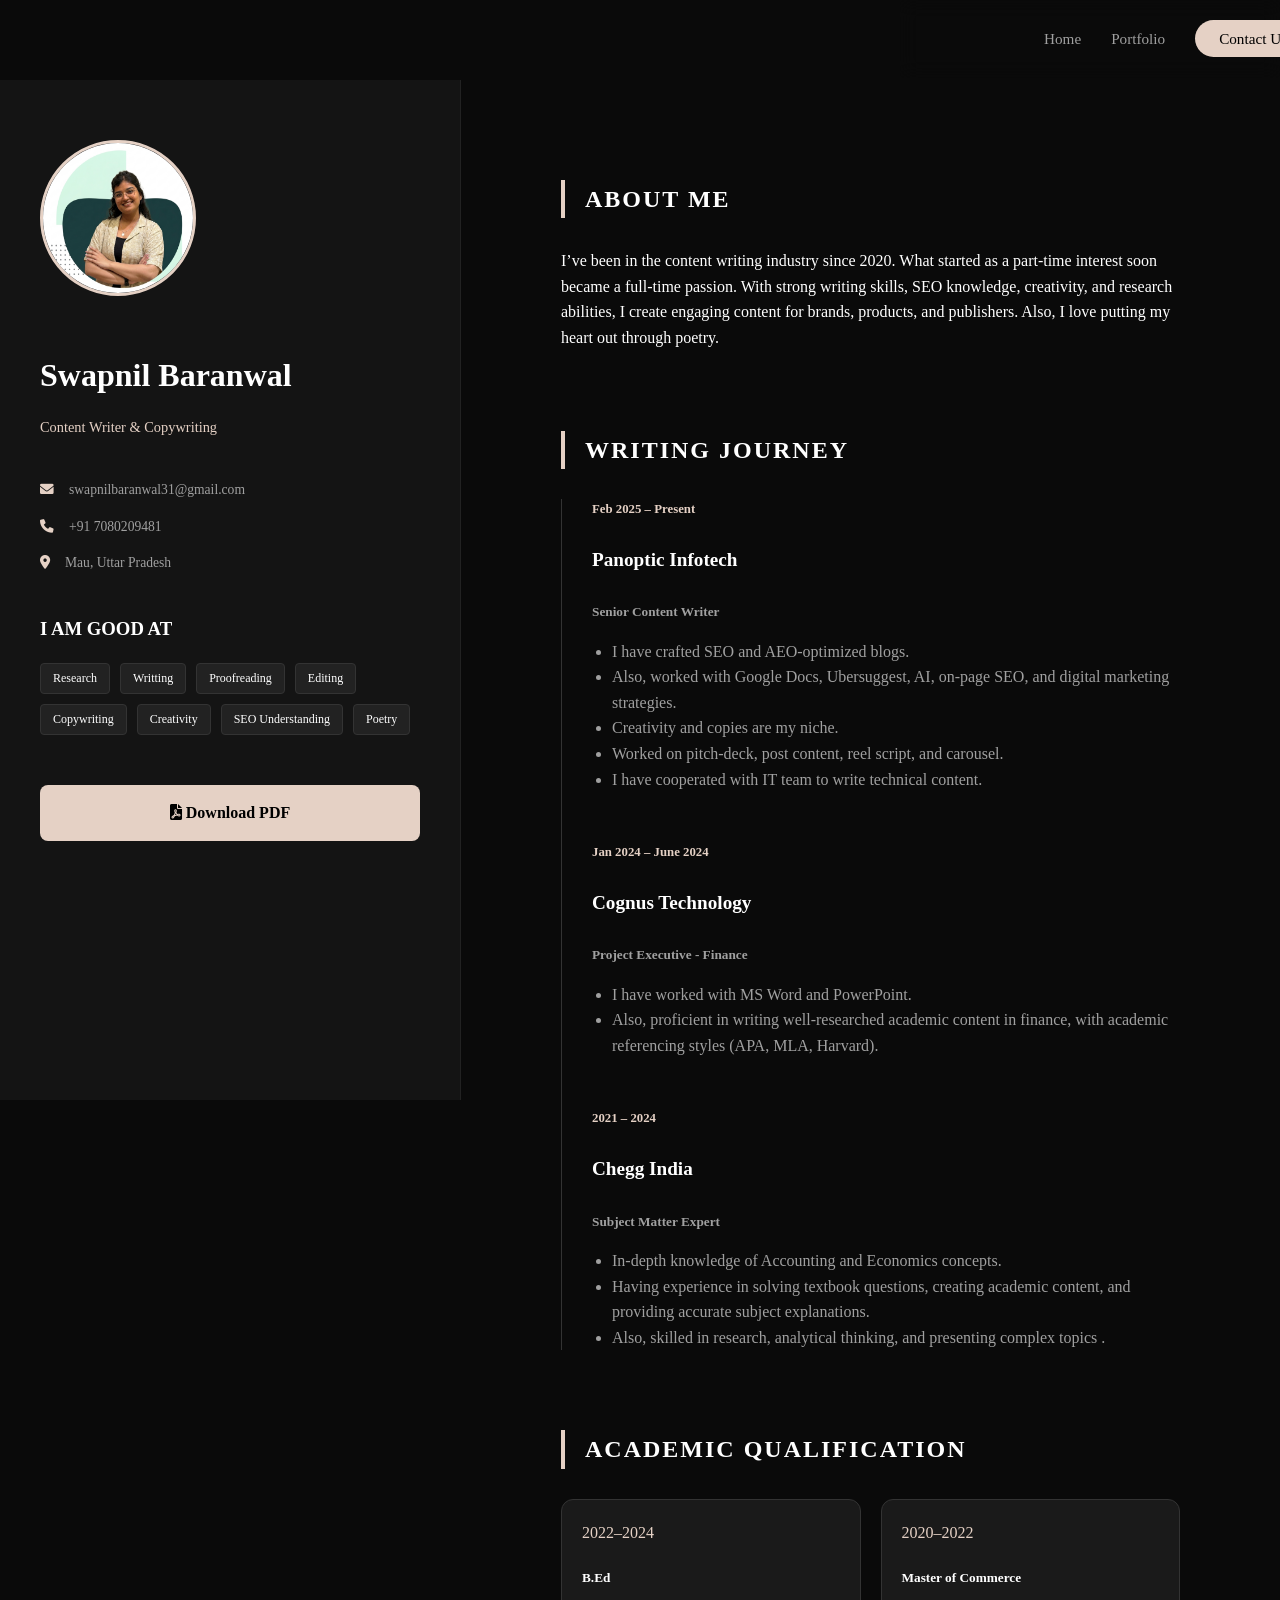
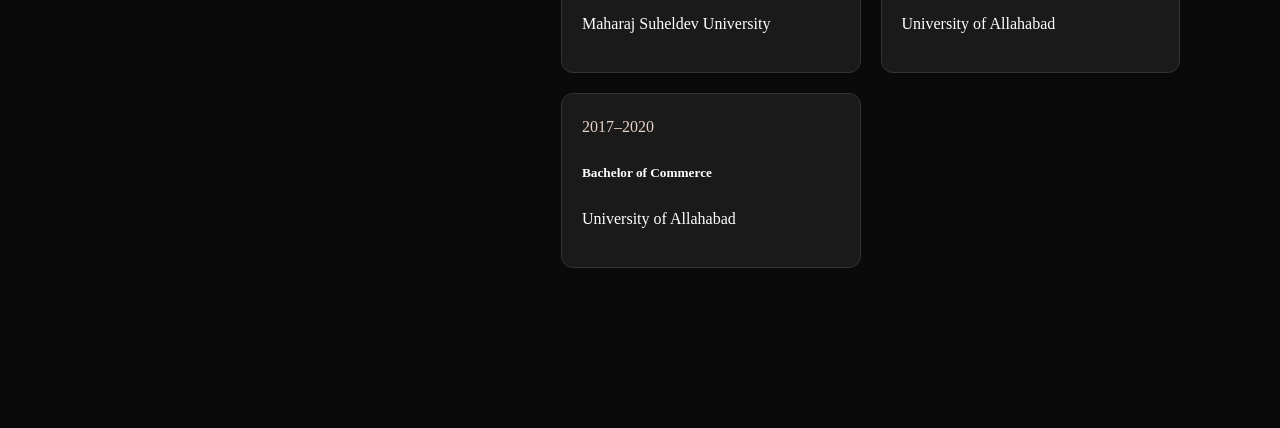
<file: index.html>
<!DOCTYPE html>
<html lang="en">
<head>
    <meta charset="UTF-8">
    <meta name="viewport" content="width=device-width, initial-scale=1.0">
    <title>Swapnil Baranwal | Professional Resume</title>
    <link rel="stylesheet" href="index.css">
    <link href="https://fonts.googleapis.com/css2?family=Inter:wght@300;400;600;800&display=swap" rel="stylesheet">
    <link rel="stylesheet" href="https://cdnjs.cloudflare.com/ajax/libs/font-awesome/6.0.0/css/all.min.css">
</head>
<body>



    <div class="resume-wrapper">
        <aside class="resume-sidebar">
            <div class="sidebar-content">
                <div class="profile-frame">
                    <img src="p.png" alt="Swapnil Baranwal">
                </div>
                <h1>Swapnil Baranwal</h1>
                <p class="tagline">Content Writer & Copywriting</p>
                
                <div class="contact-info">
                    <div class="info-item">
                        <i class="fa-solid fa-envelope"></i>
                        <span>swapnilbaranwal31@gmail.com</span>
                    </div>
                    <div class="info-item">
                        <i class="fa-solid fa-phone"></i>
                        <span>+91 7080209481</span>
                    </div>
                    <div class="info-item">
                        <i class="fa-solid fa-location-dot"></i>
                        <span>Mau, Uttar Pradesh</span>
                    </div>
                </div>

                <div class="skills-section">
                    <h3>I AM GOOD AT</h3>
                    <div class="skill-tags">
                        <span>Research</span>
                        <span>Writting</span>
                        <span>Proofreading</span>
                        <span>Editing</span>
                        <span>Copywriting</span>
                        <span>Creativity</span>
                        <span>SEO Understanding</span>
                        <span>Poetry</span>
                    </div>
                </div>

                <a href="https://drive.google.com/file/d/1-gh_skf72MWI9xmn3Ltxi3daXvucEmhH/view?usp=share_link" download class="download-btn">
                    <i class="fa-solid fa-file-pdf"></i> Download PDF
                </a>
            </div>
        </aside>

        <header class="main-header">
            <nav class="navbar">
                <ul class="nav-links">
                    <li><a href="#home">Home</a></li>
                    <li><a href="portfolio.html">Portfolio</a></li>
                    <li><a href="contact.html" class="nav-cta">Contact Us</a></li>
                </ul>
            </nav>
        </header>
        

        <main class="resume-main">
            <section class="resume-block">
                <h2 class="section-title">About Me</h2>
                <p class="about-text">
                    I’ve been in the content writing industry since 2020. What
started as a part-time interest soon became a full-time passion.
With strong writing skills, SEO knowledge, creativity, and
research abilities, I create engaging content for brands,
products, and publishers.
Also, I love putting my heart out through poetry.
                </p>
            </section>

            <section class="resume-block">
                <h2 class="section-title">Writing Journey</h2>
                
                <div class="timeline">
                    <div class="timeline-item">
                        <div class="time-mark">Feb 2025 – Present</div>
                        <div class="timeline-content">
                            <h4>Panoptic Infotech</h4>
                            <h5>Senior Content Writer</h5>
                            <ul>
                                <li>I have crafted SEO and AEO-optimized blogs.</li>
                                <li>Also, worked with Google Docs, Ubersuggest, AI, on-page
SEO, and digital marketing strategies.</li>
                                <li>Creativity and copies are my niche.</li>
                                <li>Worked on pitch-deck, post content, reel script, and
carousel.</li>
                                <li>I have cooperated with IT team to write technical content.</li>
                            </ul>
                        </div>
                    </div>

                    <div class="timeline-item">
                        <div class="time-mark">Jan 2024 – June 2024</div>
                        <div class="timeline-content">
                            <h4>Cognus Technology</h4>
                            <h5>Project Executive - Finance</h5>
                            <ul>
                                <li>I have worked with MS Word and PowerPoint.</li>
                                <li>Also, proficient in writing well-researched academic
content in finance, with academic referencing styles
(APA, MLA, Harvard).</li>
                            </ul>
                        </div>
                    </div>

                    <div class="timeline-item">
                        <div class="time-mark">2021 – 2024</div>
                        <div class="timeline-content">
                            <h4>Chegg India</h4>
                            <h5>Subject Matter Expert</h5>
                            <ul>
                                <li>In-depth knowledge of Accounting and Economics concepts.</li>
                                <li>Having experience in solving textbook questions, creating
academic content, and providing accurate subject explanations.</li>
                                <li>Also, skilled in research, analytical thinking, and presenting
complex topics .</li>
                            </ul>
                        </div>
                    </div>
                </div>
            </section>

            <section class="resume-block">
                <h2 class="section-title">Academic Qualification</h2>
                <div class="edu-grid">
                    <div class="edu-card">
                        <span>2022–2024</span>
                        <h5>B.Ed</h5>
                        <p>Maharaj Suheldev University</p>
                    </div>
                    <div class="edu-card">
                        <span>2020–2022</span>
                        <h5>Master of Commerce</h5>
                        <p>University of Allahabad</p>
                    </div>
                    <div class="edu-card">
                        <span>2017–2020</span>
                        <h5>Bachelor of Commerce</h5>
                        <p>University of Allahabad</p>
                    </div>
                </div>
            </section>
        </main>
    </div>

</body>
</html>
</file>
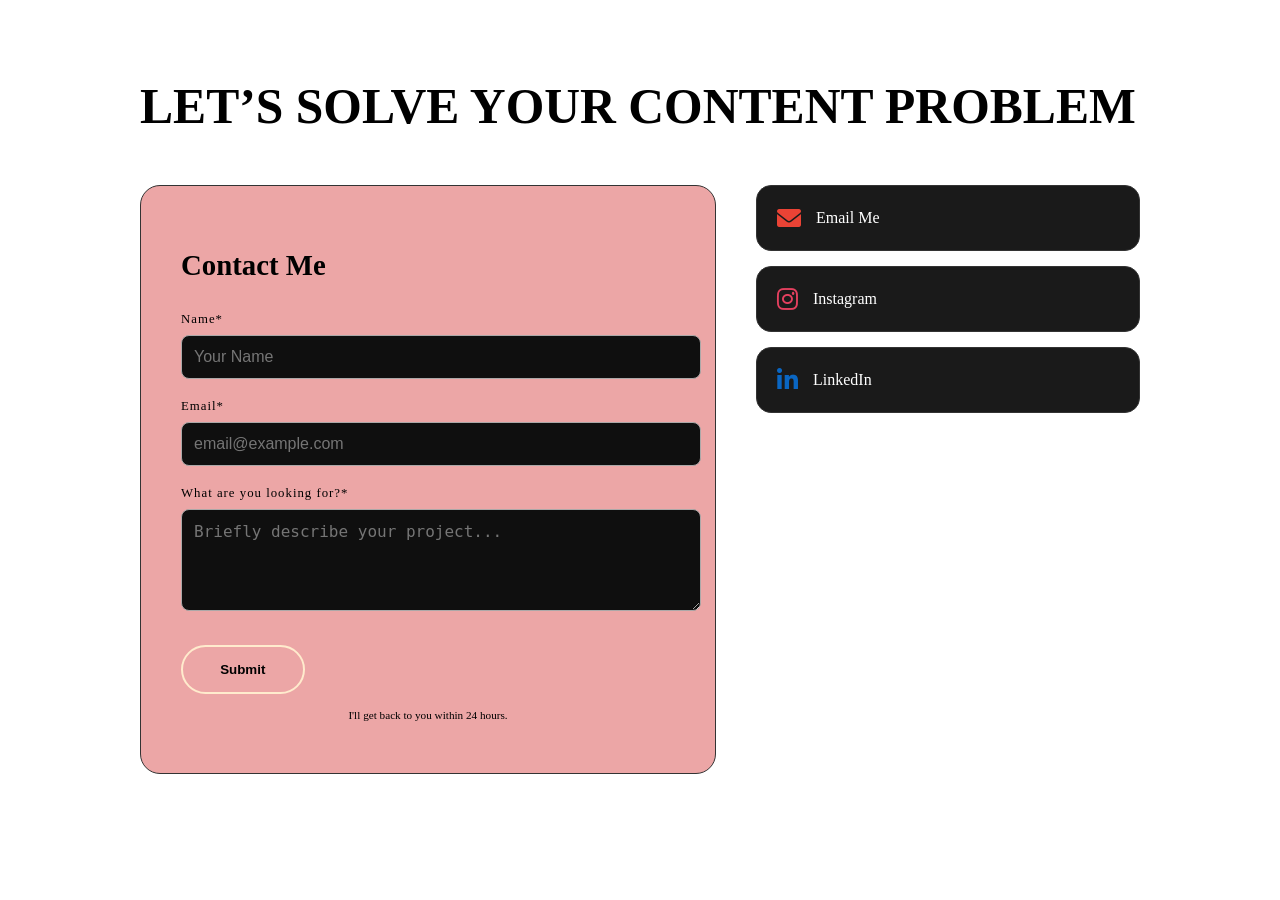
<file: contact.html>
<!DOCTYPE html>
<html lang="en">
<head>
    <meta charset="UTF-8">
    <meta name="viewport" content="width=device-width, initial-scale=1.0">
    <title>Contact | Let's Collaborate</title>
    <link rel="stylesheet" href="contact.css">
    <link href="https://fonts.googleapis.com/css2?family=Inter:wght@300;500;800&display=swap" rel="stylesheet">
    <link rel="stylesheet" href="https://cdnjs.cloudflare.com/ajax/libs/font-awesome/6.0.0/css/all.min.css">
</head>
<body>

    <section class="contact-section">
        <div class="contact-header">
            <h1>LET’S SOLVE YOUR <span>CONTENT PROBLEM</span></h1>
        </div>

        <div class="contact-container">
            <form class="contact-form">
                <h2>Contact Me</h2>
                
                <div class="input-group">
                    <label>Name*</label>
                    <input type="text" placeholder="Your Name" required>
                </div>

                <div class="input-group">
                    <label>Email*</label>
                    <input type="email" placeholder="email@example.com" required>
                </div>

                <div class="input-group">
                    <label>What are you looking for?*</label>
                    <textarea rows="4" placeholder="Briefly describe your project..."></textarea>
                </div>

                <button type="submit" class="submit-btn">Submit</button>
                <p class="form-note">I'll get back to you within 24 hours.</p>
            </form>

            <div class="social-sidebar">
                <a href="mailto:swapnilbaranwal31@gmail.com?subject=Project Inquiry from Portfolio" class="social-tile email">
                    <i class="fa-solid fa-envelope"></i>
                    <span>Email Me</span>
                </a>
                <a href="#" class="social-tile instagram">
                    <i class="fa-brands fa-instagram"></i>
                    <span>Instagram</span>
                </a>
                <a href="https://www.linkedin.com/in/swapnil-baranwal-0b380b240?utm_source=share&utm_campaign=share_via&utm_content=profile&utm_medium=android_app" class="social-tile linkedin">
                    <i class="fa-brands fa-linkedin-in"></i>
                    <span>LinkedIn</span>
                </a>
            </div>
        </div>
    </section>

</body>
</html>
</file>
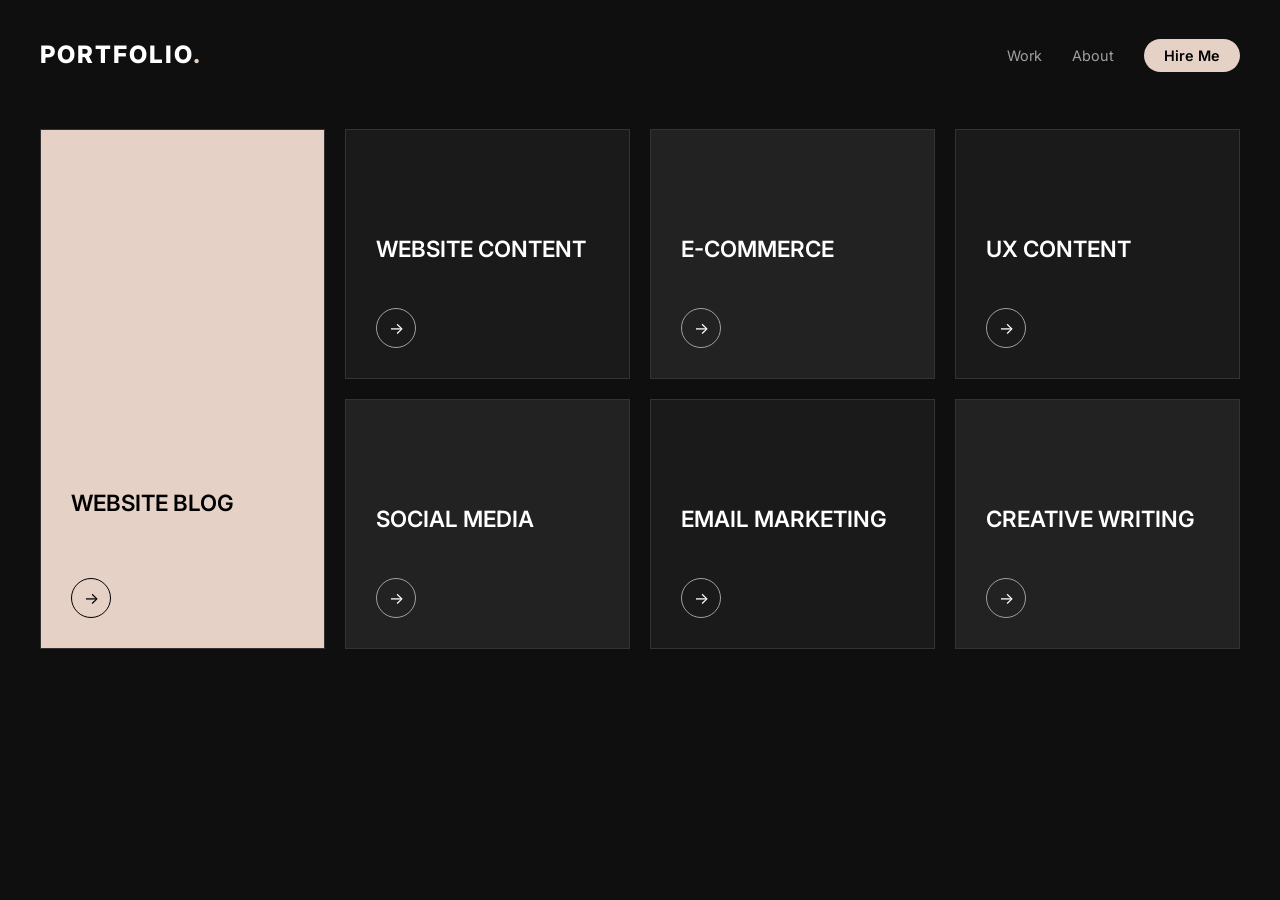
<file: portfolio.html>
<!DOCTYPE html>
<html lang="en">
<head>
    <meta charset="UTF-8">
    <meta name="viewport" content="width=device-width, initial-scale=1.0">
    <title>Writer Portfolio | Creative Works</title>
    <link rel="stylesheet" href="portfolio.css">
    <link href="https://fonts.googleapis.com/css2?family=Inter:wght@300;500;800&display=swap" rel="stylesheet">
</head>
<body>

    <header>
        <nav>
            <div class="logo">PORTFOLIO<span>.</span></div>
            <ul class="nav-links">
                <li><a href="#work">Work</a></li>
                <li><a href="#about">About</a></li>
                <li><a href="contact.html" class="cta-btn">Hire Me</a></li>
            </ul>
        </nav>
    </header>

    <main class="portfolio-container" id="work">
        <div class="grid">
            <div class="card featured">
                <div class="card-content">
                    <h3>Website Blog</h3>
                    <p>In-depth storytelling and SEO-driven long-form content.</p>
                    <span class="arrow">→</span>
                </div>
            </div>

            <div class="card">
                <div class="card-content">
                    <h3>Website Content</h3>
                    <p>Landing pages and brand voice.</p>
                    <span class="arrow">→</span>
                </div>
            </div>

            <div class="card alt-color">
                <div class="card-content">
                    <h3>E-Commerce</h3>
                    <p>Product descriptions that convert.</p>
                    <span class="arrow">→</span>
                </div>
            </div>

            <div class="card">
                <div class="card-content">
                    <h3>UX Content</h3>
                    <p>Microcopy and user journeys.</p>
                    <span class="arrow">→</span>
                </div>
            </div>

            <div class="card alt-color">
                <div class="card-content">
                    <h3>Social Media</h3>
                    <p>Engaging copy for digital growth.</p>
                    <span class="arrow">→</span>
                </div>
            </div>

            <div class="card">
                <div class="card-content">
                    <h3>Email Marketing</h3>
                    <p>Newsletters and sales funnels.</p>
                    <span class="arrow">→</span>
                </div>
            </div>

            <div class="card alt-color">
                <div class="card-content">
                    <h3>Creative Writing</h3>
                    <p>Poems and professional PPTs.</p>
                    <span class="arrow">→</span>
                </div>
            </div>
        </div>
    </main>

</body>
</html>
</file>
<file: index.css>
:root {
    --bg-dark: #0a0a0a;
    --sidebar-bg: #141414;
    --accent: #e5d1c5; /* Matching your previous aesthetic */
    --text-primary: #ffffff;
    --text-secondary: #a0a0a0;
}

body {
    background-color: var(--bg-dark);
    color: var(--text-primary);
    margin: 0;
    line-height: 1.6;
}

.resume-wrapper {
    display: flex;
    min-height: 100vh;
}

/* Sidebar Styling */
.resume-sidebar {
    width: 380px;
    background: var(--sidebar-bg);
    position: sticky;
    top: 0;
    height: 100vh;
    padding: 60px 40px;
    border-right: 1px solid #222;
}

.profile-frame img {
    width: 150px;
    height: 150px;
    border-radius: 50%;
    border: 3px solid var(--accent);
    margin-bottom: 20px;
}

.resume-sidebar h1 {
    font-size: 2rem;
    font-weight: 800;
    margin-bottom: 5px;
}

.tagline {
    color: var(--accent);
    font-size: 0.9rem;
    margin-bottom: 40px;
}

.contact-info {
    margin-bottom: 40px;
}

.info-item {
    display: flex;
    align-items: center;
    gap: 15px;
    margin-bottom: 15px;
    font-size: 0.85rem;
    color: var(--text-secondary);
}

.info-item i { color: var(--accent); }

.skill-tags {
    display: flex;
    flex-wrap: wrap;
    gap: 10px;
    margin-top: 15px;
}

.skill-tags span {
    background: #222;
    padding: 5px 12px;
    border-radius: 4px;
    font-size: 0.75rem;
    border: 1px solid #333;
}

.download-btn {
    display: block;
    margin-top: 50px;
    background: var(--accent);
    color: #000;
    text-align: center;
    padding: 15px;
    text-decoration: none;
    font-weight: 700;
    border-radius: 8px;
    transition: 0.3s;
}

/* Main Content Styling */
.resume-main {
    flex: 1;
    padding: 80px 100px;
}

.resume-block {
    margin-bottom: 80px;
}

.section-title {
    font-size: 1.5rem;
    text-transform: uppercase;
    letter-spacing: 2px;
    margin-bottom: 30px;
    border-left: 4px solid var(--accent);
    padding-left: 20px;
}

.timeline {
    position: relative;
    padding-left: 30px;
    border-left: 1px solid #333;
}

.timeline-item {
    position: relative;
    margin-bottom: 50px;
}

.time-mark {
    font-size: 0.8rem;
    color: var(--accent);
    font-weight: 600;
    margin-bottom: 5px;
}

.timeline-content h4 { font-size: 1.2rem; }
.timeline-content h5 { color: var(--text-secondary); margin-bottom: 15px; }

.timeline-content ul {
    padding-left: 20px;
    color: var(--text-secondary);
}

.edu-grid {
    display: grid;
    grid-template-columns: repeat(auto-fit, minmax(200px, 1fr));
    gap: 20px;
}

.edu-card {
    background: #1a1a1a;
    padding: 20px;
    border-radius: 12px;
    border: 1px solid #333;
}

.edu-card span { font-size: 1rem; color: var(--accent); }



/* Navigation Bar Styling */
.main-header {
    width: 100%;
    padding: 10px 5%;
    position: fixed; /* Keeps the nav at the top while scrolling */
    top: 0;
    left: 900px;
    z-index: 1000;
    background: rgba(10, 10, 10, 0.8); /* Slight transparency */
    backdrop-filter: blur(10px); /* Glassmorphism effect */
}


.navbar {
    max-width: 1200px;
    margin: 0 auto;
    display: flex;
    justify-content: space-between; /* Pushes logo left and links right */
    align-items: center;
}

.logo {
    font-size: 1.5rem;
    font-weight: 800;
    letter-spacing: 1px;
    color: var(--text-primary);
}

.logo span {
    color: var(--accent); /* Uses your beige accent color */
}

.nav-links {
    display: flex;
    list-style: none;
    gap: 30px;
    align-items: center;
}

.nav-links li a {
    text-decoration: none;
    color: var(--text-secondary);
    font-size: 0.95rem;
    font-weight: 500;
    transition: 0.3s ease;
}

.nav-links li a:hover {
    color: var(--accent);
}

/* Specific Style for Contact Button */
.nav-cta {
    background: var(--accent);
    color: #000 !important;
    padding: 10px 24px;
    border-radius: 50px;
    font-weight: 700;
    transition: transform 0.3s ease, box-shadow 0.3s ease;
}

.nav-cta:hover {
    transform: translateY(-2px);
    box-shadow: 0 5px 15px rgba(229, 209, 197, 0.3);
}

/* Ensure the Hero section doesn't get hidden under the fixed nav */
body {
    padding-top: 80px;
}

/* Responsive Menu for Mobile */
@media (max-width: 768px) {
    .nav-links {
        gap: 15px;
    }
    .nav-cta {
        padding: 8px 16px;
        font-size: 0.85rem;
    }
}





/* Mobile Responsiveness */
@media (max-width: 1000px) {
    .resume-wrapper { flex-direction: column; }
    .resume-sidebar { width: 100%; height: auto; position: relative; }
    .resume-main { padding: 40px 20px; }
}
</file>
<file: contact.css>
/* Contact Section Layout */
.contact-section {
    max-width: 1000px;
    margin: 80px auto;
    padding: 0 20px;
}

.contact-header {
    text-align: left;
    margin-bottom: 50px;
}

.contact-header h1 {
    font-size: clamp(2rem, 5vw, 3.5rem);
    line-height: 1.1;
    font-weight: 800;
    font-size: 3.1rem;
}

.contact-header span {
    color: var(--accent-color);
}

.contact-header p {
    color: var(--text-dim);
    margin-top: 15px;
}

/* Container for Form + Socials */
.contact-container {
    display: grid;
    grid-template-columns: 1.5fr 1fr;
    gap: 40px;
    align-items: start;
}

/* Form Styling */
.contact-form {
    background: #eca6a6;
    padding: 40px;
    border-radius: 20px;
    border: 1px solid #333;
}

.contact-form h2 {
    margin-bottom: 30px;
    font-size: 1.8rem;
}

.input-group {
    margin-bottom: 20px;
}

.input-group label {
    display: block;
    font-size: 0.8rem;
    color: var(--text-dim);
    margin-bottom: 8px;
    
    letter-spacing: 1px;
}

.input-group input, 
.input-group textarea {
    width: 100%;
    padding: 12px;
    background: #0f0f0f;
    border: 1px solid #aca8a8;
    border-radius: 8px;
    color: white;
    font-size: 1rem;
    transition: 0.3s;
}

.input-group input:focus, 
.input-group textarea:focus {
    outline: none;
    border-color: var(--accent-color);
}

.submit-btn {
    width: 25%;
    padding: 15px;
    background: var(--text-main);
    color: #000;
    border: 2px solid blanchedalmond;
    border-radius: 50px;
    font-weight: 800;
    cursor: pointer;
    transition: 0.3s;
    margin-top: 10px;
    
}

.submit-btn:hover {
    background: var(--accent-color);
    transform: scale(1.02);
}

.form-note {
    font-size: 0.7rem;
    color: var(--text-dim);
    text-align: center;
    margin-top: 15px;
}

/* Social Buttons Tile Styling */
.social-sidebar {
    display: flex;
    flex-direction: column;
    gap: 15px;
}

.social-tile {
    display: flex;
    align-items: center;
    padding: 20px;
    background: #1a1a1a;
    border-radius: 15px;
    text-decoration: none;
    color: white;
    border: 1px solid #333;
    transition: 0.3s;
}

.social-tile i {
    font-size: 1.5rem;
    margin-right: 15px;
}

.social-tile:hover {
    transform: translateX(10px);
    background: #252525;
    border-color: var(--accent-color);
}

.social-tile.email i { color: #ea4335; }
.social-tile.instagram i { color: #e4405f; }
.social-tile.linkedin i { color: #0a66c2; }

/* Mobile View */
@media (max-width: 768px) {
    .contact-container {
        grid-template-columns: 1fr;
    }
    
    .contact-header h1 {
        font-size: 2.5rem;
    }
}
</file>
<file: portfolio.css>
:root {
    --bg-color: #0f0f0f;
    --card-bg: #1a1a1a;
    --accent-color: #e5d1c5; /* Soft beige from your image */
    --text-main: #ffffff;
    --text-dim: #a0a0a0;
}

* {
    margin: 0;
    padding: 0;
    box-sizing: border-box;
    font-family: 'Inter', sans-serif;
}

body {
    background-color: var(--bg-color);
    color: var(--text-main);
    padding: 40px 20px;
}

/* Header & Nav */
header {
    max-width: 1200px;
    margin: 0 auto 60px auto;
}

nav {
    display: flex;
    justify-content: space-between;
    align-items: center;
}

.logo {
    font-size: 1.5rem;
    font-weight: 800;
    letter-spacing: 2px;
}

.logo span { color: var(--accent-color); }

.nav-links {
    display: flex;
    list-style: none;
    gap: 30px;
    align-items: center;
}

.nav-links a {
    text-decoration: none;
    color: var(--text-dim);
    font-size: 0.9rem;
    transition: 0.3s;
}

.nav-links a:hover { color: var(--text-main); }

.cta-btn {
    background: var(--accent-color);
    color: #000 !important;
    padding: 8px 20px;
    border-radius: 50px;
    font-weight: 600;
}

/* Portfolio Grid */
.portfolio-container {
    max-width: 1200px;
    margin: 0 auto;
}

.grid {
    display: grid;
    grid-template-columns: repeat(auto-fit, minmax(280px, 1fr));
    grid-auto-rows: 250px;
    gap: 20px;
}

.card {
    background: var(--card-bg);
    border: 1px solid #333;
    padding: 30px;
    position: relative;
    cursor: pointer;
    transition: all 0.4s cubic-bezier(0.175, 0.885, 0.32, 1.275);
    display: flex;
    align-items: flex-end;
    overflow: hidden;
}

.card.alt-color {
    background: #222;
}

.featured {
    grid-row: span 2;
    background: var(--accent-color);
    color: #000;
}

.featured .arrow { color: #000; border-color: #000; }
.featured p { color: #333; }

/* Card Content */
.card-content h3 {
    font-size: 1.4rem;
    font-weight: 600;
    margin-bottom: 10px;
    text-transform: uppercase;
}

.card-content p {
    font-size: 0.85rem;
    color: var(--text-dim);
    margin-bottom: 20px;
    opacity: 0;
    transform: translateY(10px);
    transition: 0.3s ease;
}

.arrow {
    display: inline-block;
    width: 40px;
    height: 40px;
    border: 1px solid var(--text-dim);
    border-radius: 50%;
    text-align: center;
    line-height: 38px;
    transition: 0.3s;
}

/* Hover States */
.card:hover {
    transform: translateY(-10px);
    border-color: var(--accent-color);
    box-shadow: 0 20px 40px rgba(0,0,0,0.4);
}

.card:hover p {
    opacity: 1;
    transform: translateY(0);
}

.card:hover .arrow {
    background: var(--accent-color);
    color: #000;
    border-color: var(--accent-color);
    transform: rotate(-45deg);
}

/* Responsive */
@media (max-width: 768px) {
    .featured { grid-row: span 1; }
    .grid { grid-template-columns: 1fr; }
}
</file>
